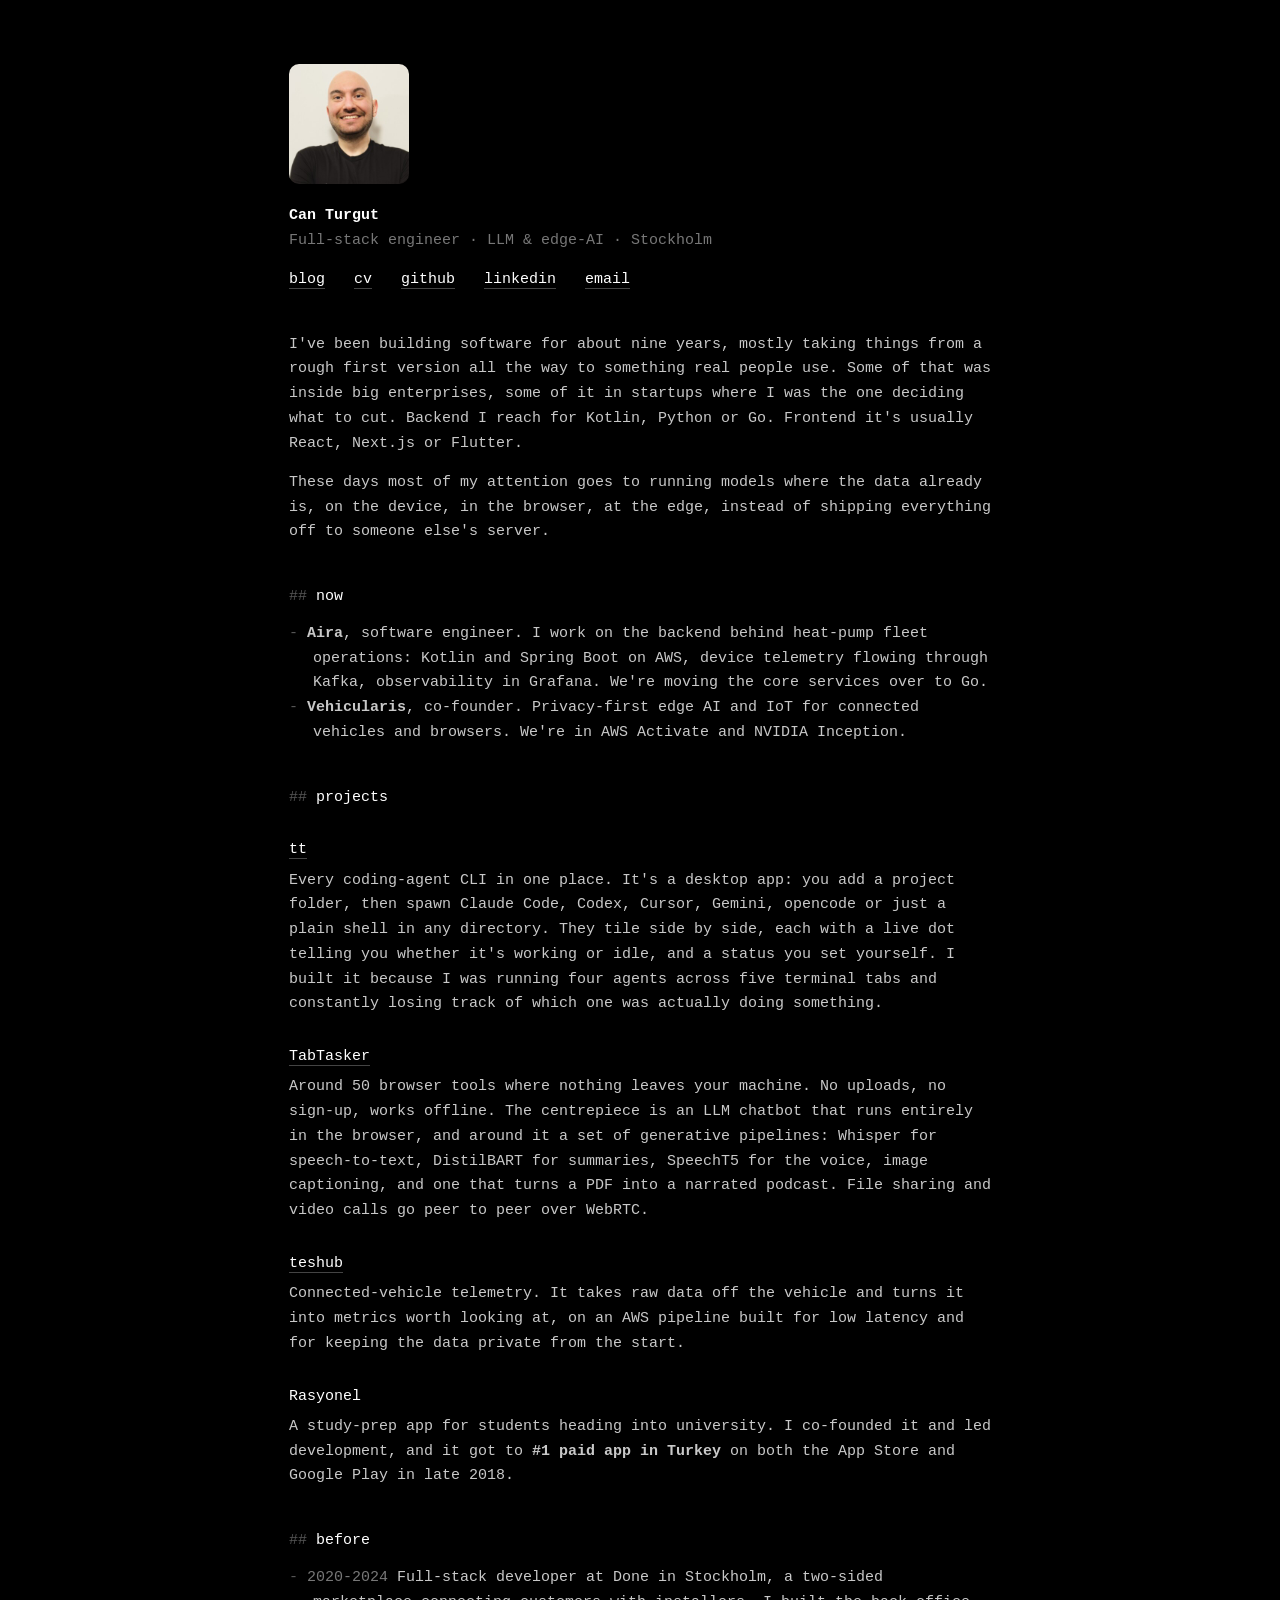
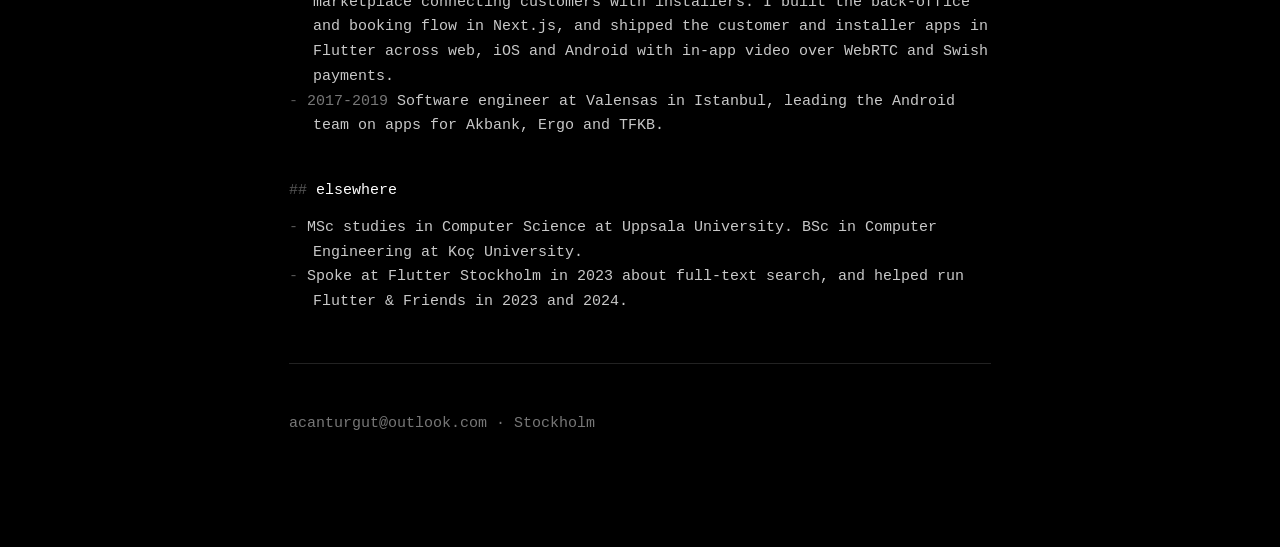
<file: index.html>
<!doctype html>
<html lang="en">
<head>
<meta charset="utf-8">
<meta name="viewport" content="width=device-width, initial-scale=1">
<title>Can Turgut</title>
<meta name="description" content="Full-stack engineer in Stockholm. LLM and edge-AI products, prototype to production.">
<link rel="stylesheet" href="style.css">
</head>
<body>

<img class="me" src="me.jpg" alt="Can Turgut">

<h1>Can Turgut</h1>
<p class="dim">Full-stack engineer &middot; LLM &amp; edge-AI &middot; Stockholm</p>

<nav>
  <a href="blog.html">blog</a>
  <a href="cv.pdf" target="_blank" rel="noopener">cv</a>
  <a href="https://github.com/acanturgut" target="_blank" rel="noopener">github</a>
  <a href="https://linkedin.com/in/a-can-turgut" target="_blank" rel="noopener">linkedin</a>
  <a href="mailto:acanturgut@outlook.com">email</a>
</nav>

<p>
I've been building software for about nine years, mostly taking things from a
rough first version all the way to something real people use. Some of that was
inside big enterprises, some of it in startups where I was the one deciding what
to cut. Backend I reach for Kotlin, Python or Go. Frontend it's usually React,
Next.js or Flutter.
</p>
<p>
These days most of my attention goes to running models where the data already
is, on the device, in the browser, at the edge, instead of shipping everything
off to someone else's server.
</p>

<h2>now</h2>
<ul>
  <li><strong>Aira</strong>, software engineer. I work on the backend behind
      heat-pump fleet operations: Kotlin and Spring Boot on AWS, device telemetry
      flowing through Kafka, observability in Grafana. We're moving the core
      services over to Go.</li>
  <li><strong>Vehicularis</strong>, co-founder. Privacy-first edge AI and IoT for
      connected vehicles and browsers. We're in AWS Activate and NVIDIA Inception.</li>
</ul>

<h2>projects</h2>

<h3><a href="https://github.com/acanturgut/tt" target="_blank" rel="noopener">tt</a></h3>
<p>
Every coding-agent CLI in one place. It's a desktop app: you add a project
folder, then spawn Claude Code, Codex, Cursor, Gemini, opencode or just a plain
shell in any directory. They tile side by side, each with a live dot telling you
whether it's working or idle, and a status you set yourself. I built it because
I was running four agents across five terminal tabs and constantly losing track
of which one was actually doing something.
</p>

<h3><a href="https://tabtasker.com" target="_blank" rel="noopener">TabTasker</a></h3>
<p>
Around 50 browser tools where nothing leaves your machine. No uploads, no
sign-up, works offline. The centrepiece is an LLM chatbot that runs entirely in
the browser, and around it a set of generative pipelines: Whisper for
speech-to-text, DistilBART for summaries, SpeechT5 for the voice, image
captioning, and one that turns a PDF into a narrated podcast. File sharing and
video calls go peer to peer over WebRTC.
</p>

<h3><a href="https://teshub.app" target="_blank" rel="noopener">teshub</a></h3>
<p>
Connected-vehicle telemetry. It takes raw data off the vehicle and turns it into
metrics worth looking at, on an AWS pipeline built for low latency and for
keeping the data private from the start.
</p>

<h3>Rasyonel</h3>
<p>
A study-prep app for students heading into university. I co-founded it and led
development, and it got to <strong>#1 paid app in Turkey</strong> on both the
App Store and Google Play in late 2018.
</p>

<h2>before</h2>
<ul>
  <li><span class="dim">2020-2024</span> Full-stack developer at Done in
      Stockholm, a two-sided marketplace connecting customers with installers. I
      built the back-office and booking flow in Next.js, and shipped the customer
      and installer apps in Flutter across web, iOS and Android with in-app video
      over WebRTC and Swish payments.</li>
  <li><span class="dim">2017-2019</span> Software engineer at Valensas in
      Istanbul, leading the Android team on apps for Akbank, Ergo and TFKB.</li>
</ul>

<h2>elsewhere</h2>
<ul>
  <li>MSc studies in Computer Science at Uppsala University. BSc in Computer
      Engineering at Ko&ccedil; University.</li>
  <li>Spoke at Flutter Stockholm in 2023 about full-text search, and helped run
      Flutter &amp; Friends in 2023 and 2024.</li>
</ul>

<hr>

<p class="dim">acanturgut@outlook.com &middot; Stockholm</p>

</body>
</html>
</file>
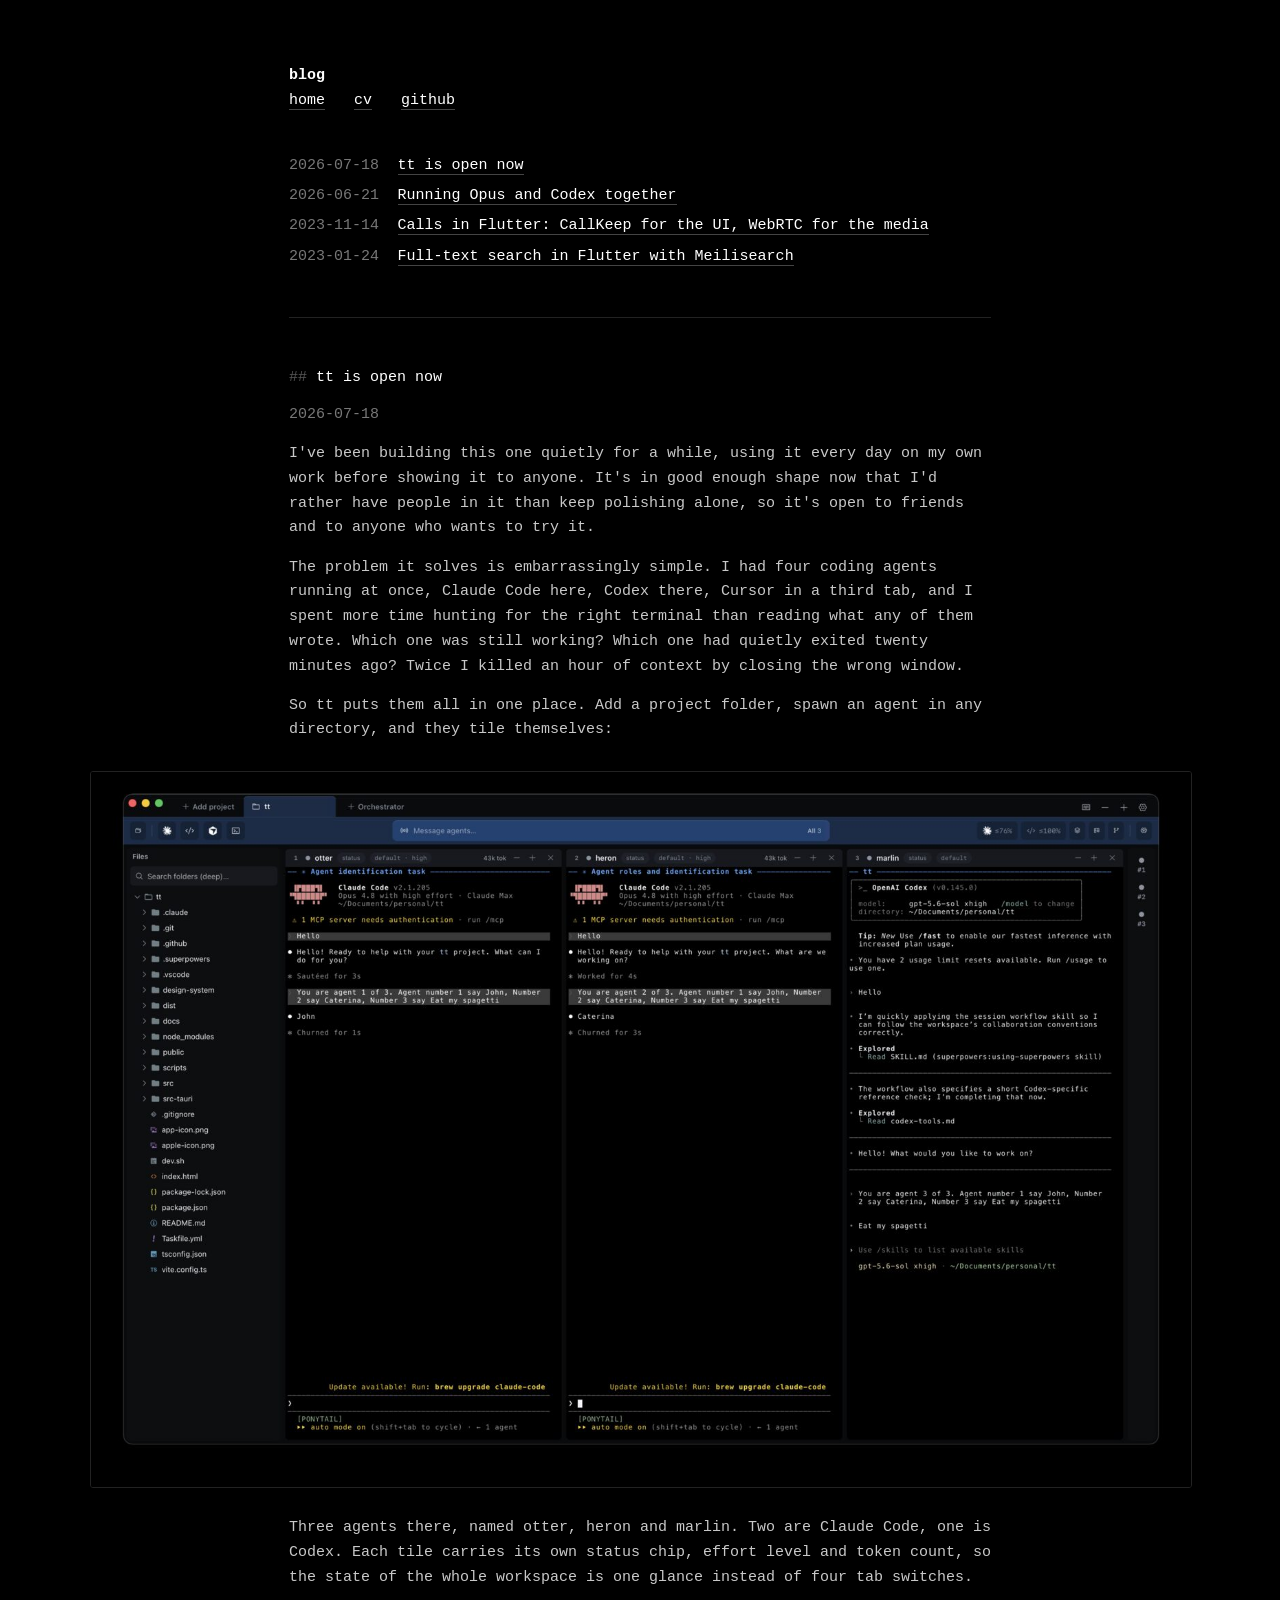
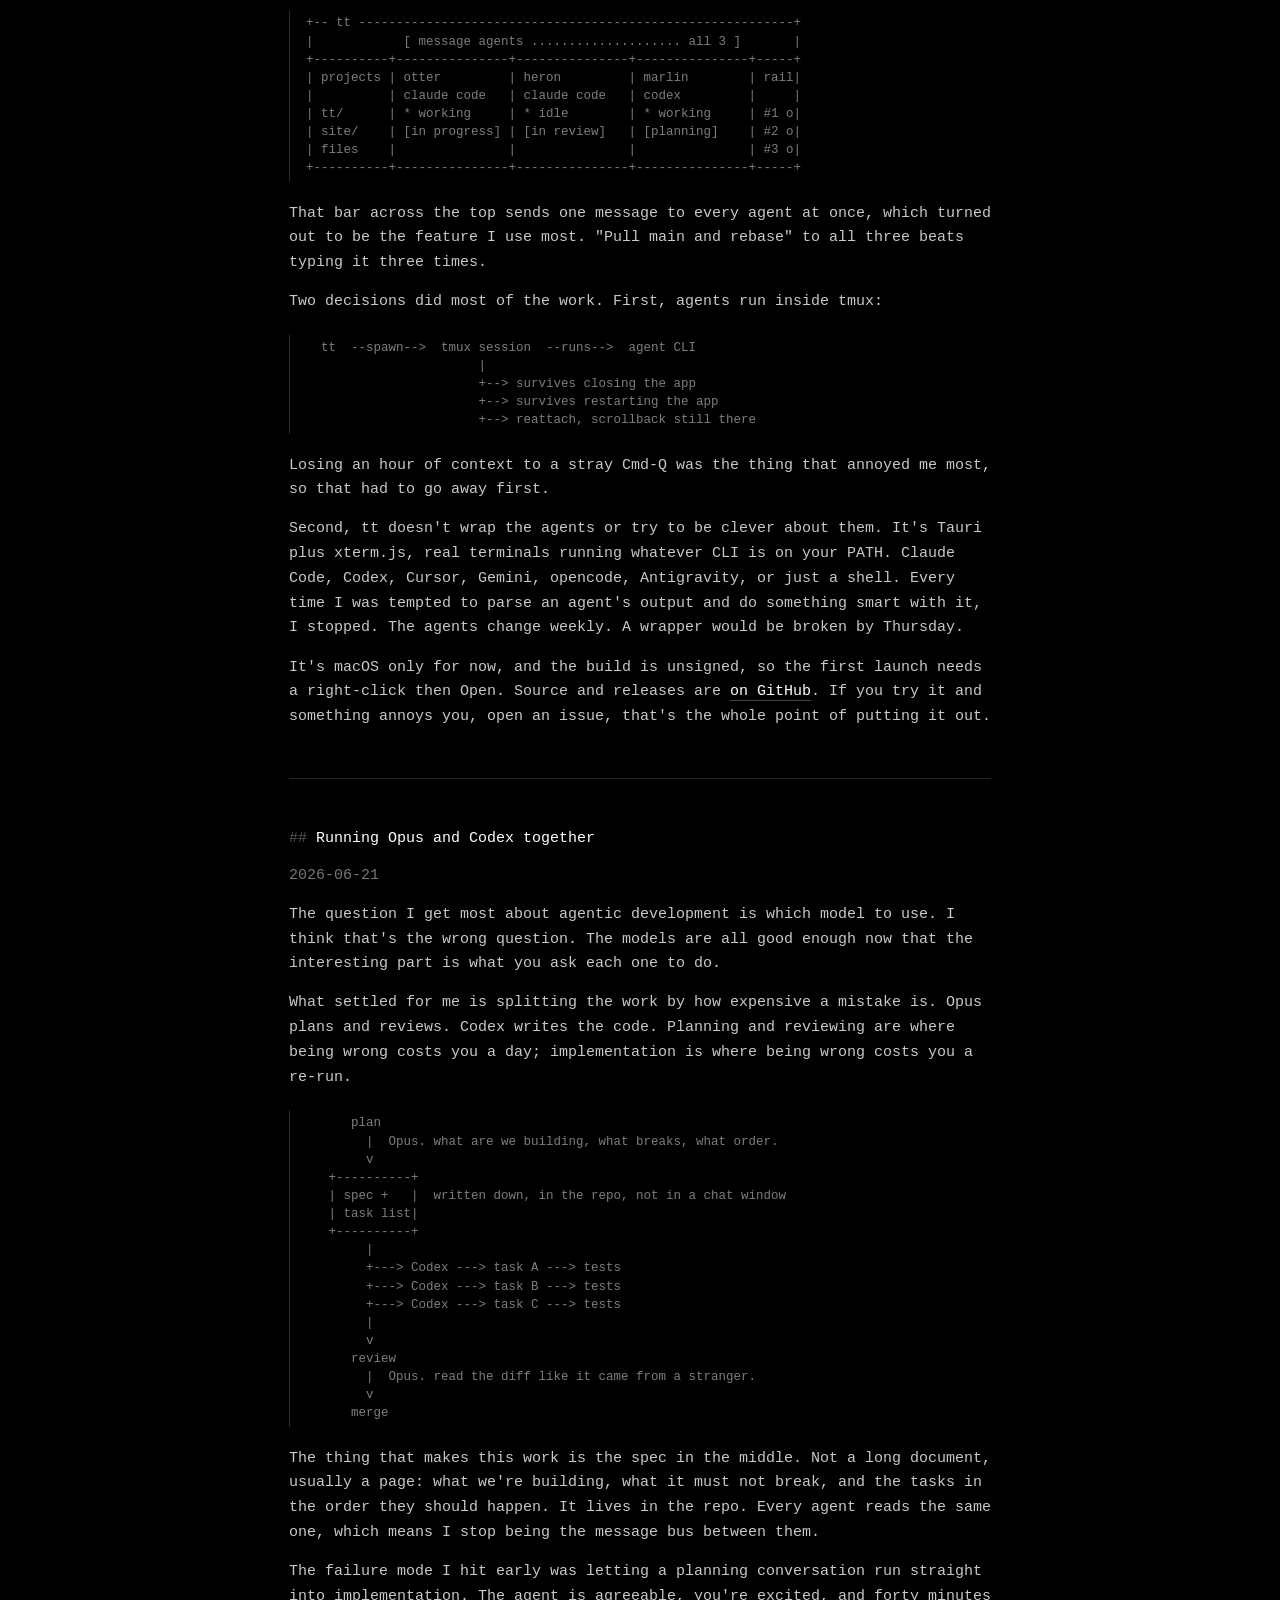
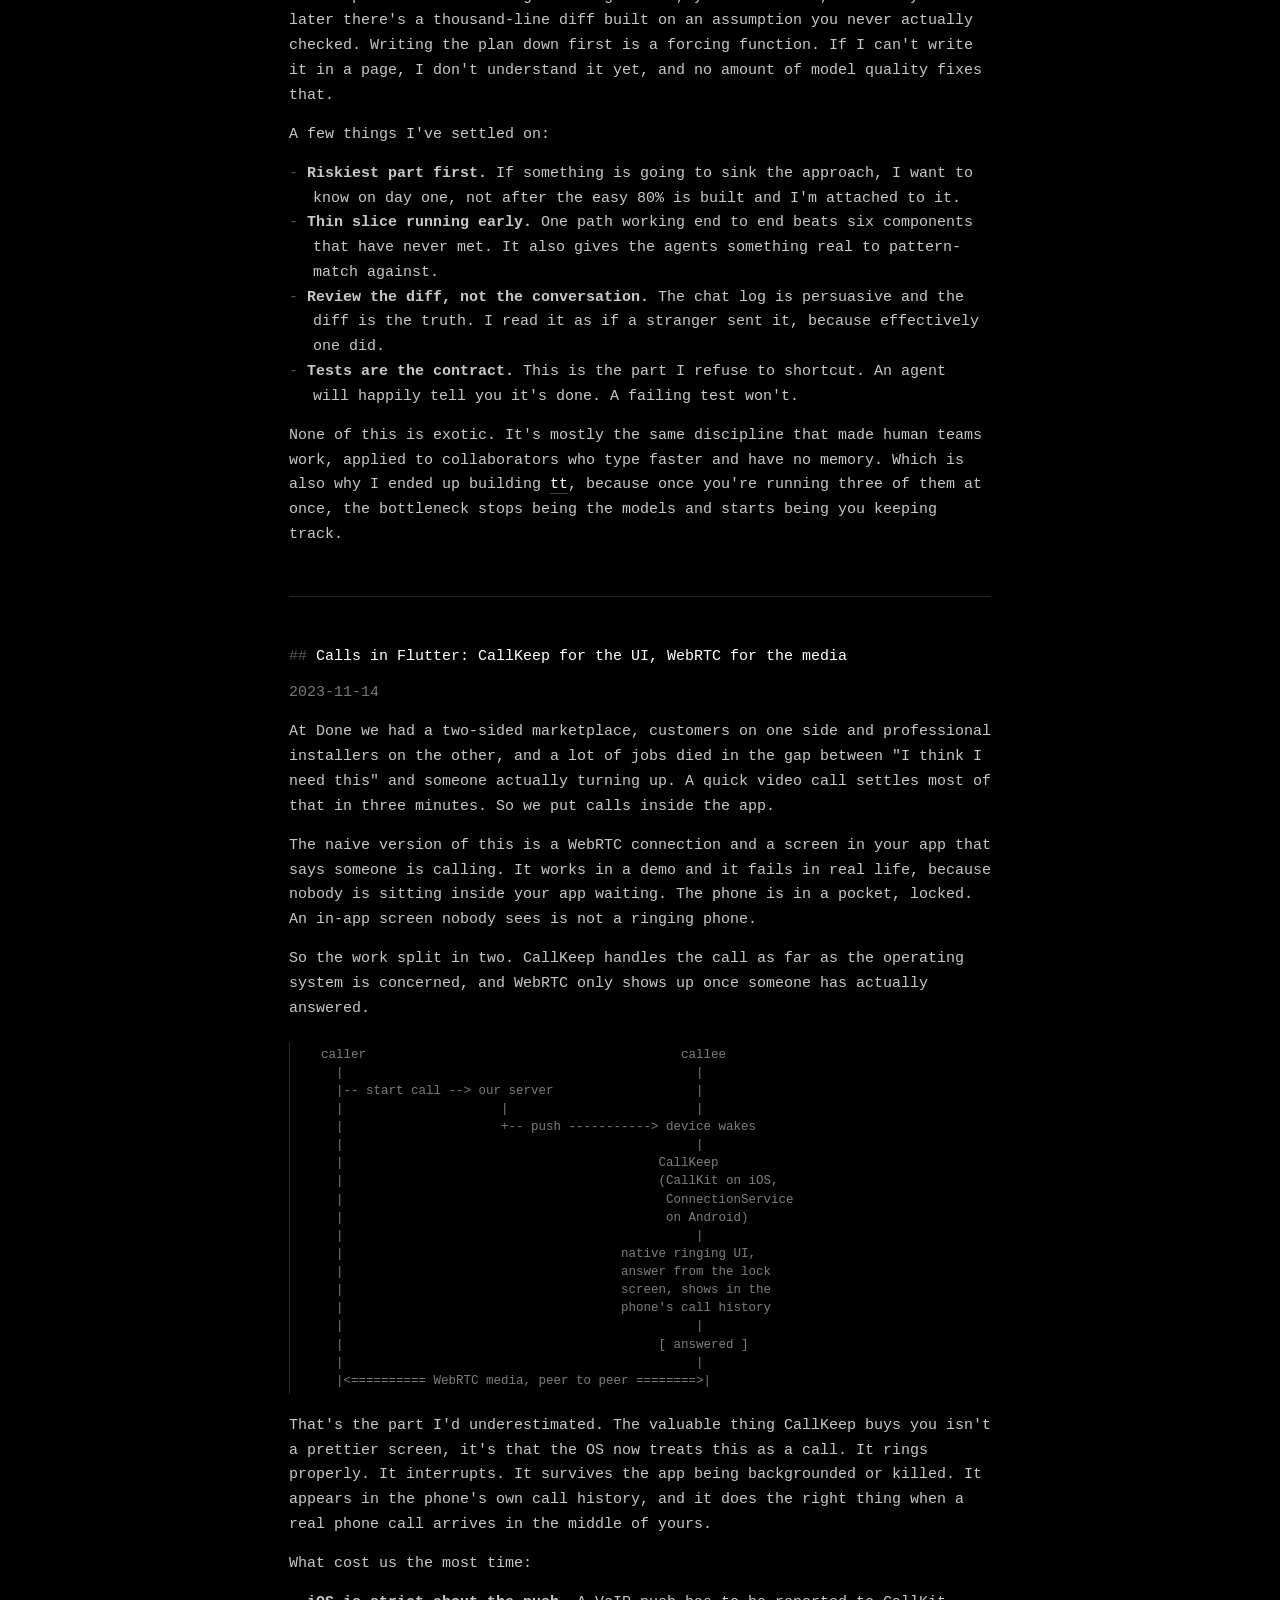
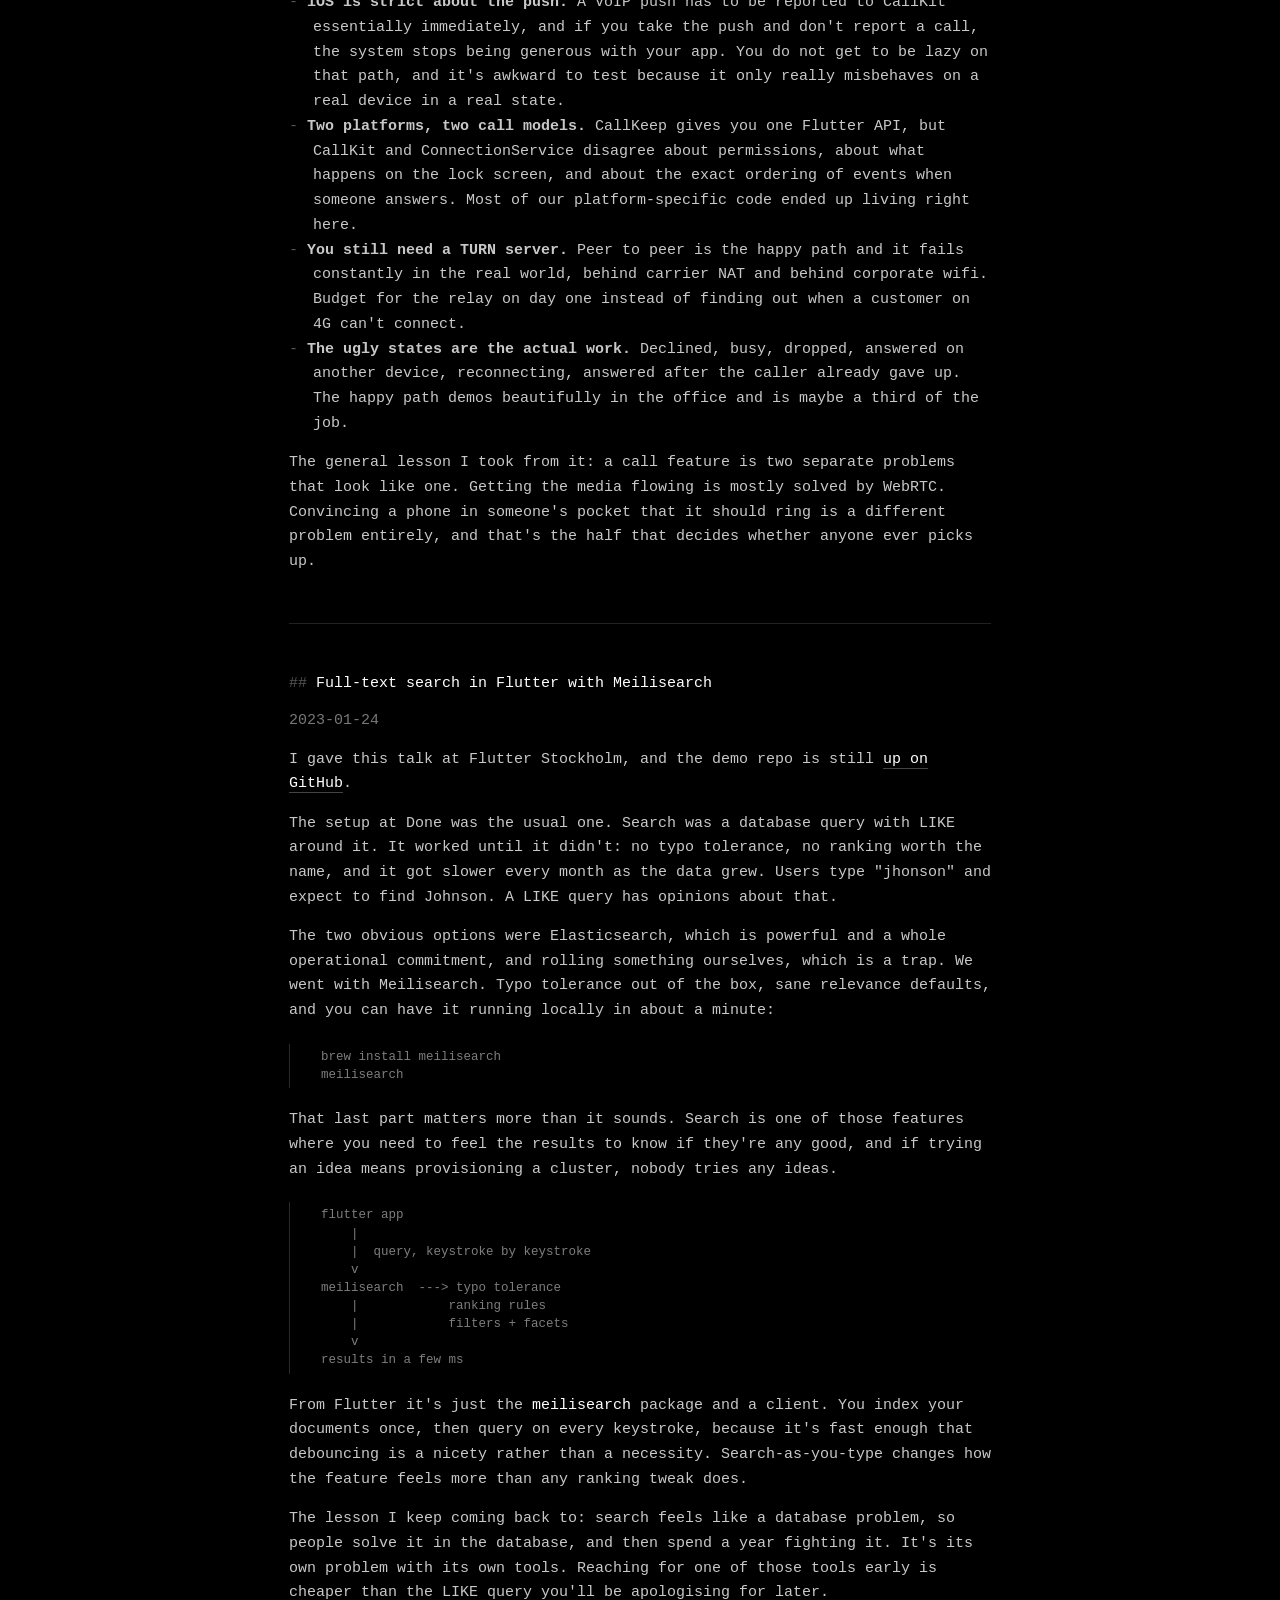
<file: blog.html>
<!doctype html>
<html lang="en">
<head>
<meta charset="utf-8">
<meta name="viewport" content="width=device-width, initial-scale=1">
<title>Blog &middot; Can Turgut</title>
<link rel="stylesheet" href="style.css">
</head>
<body>

<h1>blog</h1>

<nav>
  <a href="index.html">home</a>
  <a href="cv.pdf" target="_blank" rel="noopener">cv</a>
  <a href="https://github.com/acanturgut" target="_blank" rel="noopener">github</a>
</nav>

<!-- ponytail: posts inline, newest first. Split into per-post files when one
     needs its own URL or the page gets long. -->

<ul class="toc">
  <li><span class="dim">2026-07-18</span> <a href="#tt">tt is open now</a></li>
  <li><span class="dim">2026-06-21</span> <a href="#agents">Running Opus and Codex together</a></li>
  <li><span class="dim">2023-11-14</span> <a href="#webrtc">Calls in Flutter: CallKeep for the UI, WebRTC for the media</a></li>
  <li><span class="dim">2023-01-24</span> <a href="#meilisearch">Full-text search in Flutter with Meilisearch</a></li>
</ul>

<hr>

<h2 id="tt">tt is open now</h2>
<p class="dim">2026-07-18</p>
<p>
I've been building this one quietly for a while, using it every day on my own
work before showing it to anyone. It's in good enough shape now that I'd rather
have people in it than keep polishing alone, so it's open to friends and to
anyone who wants to try it.
</p>
<p>
The problem it solves is embarrassingly simple. I had four coding agents running
at once, Claude Code here, Codex there, Cursor in a third tab, and I spent more
time hunting for the right terminal than reading what any of them wrote. Which
one was still working? Which one had quietly exited twenty minutes ago? Twice I
killed an hour of context by closing the wrong window.
</p>
<p>
So tt puts them all in one place. Add a project folder, spawn an agent in any
directory, and they tile themselves:
</p>
<img class="shot" src="tt.jpg" alt="tt with three agents tiled side by side: two Claude Code sessions and one Codex session">
<p>
Three agents there, named otter, heron and marlin. Two are Claude Code, one is
Codex. Each tile carries its own status chip, effort level and token count, so
the state of the whole workspace is one glance instead of four tab switches.
</p>
<pre>
+-- tt ----------------------------------------------------------+
|            [ message agents .................... all 3 ]       |
+----------+---------------+---------------+---------------+-----+
| projects | otter         | heron         | marlin        | rail|
|          | claude code   | claude code   | codex         |     |
| tt/      | * working     | * idle        | * working     | #1 o|
| site/    | [in progress] | [in review]   | [planning]    | #2 o|
| files    |               |               |               | #3 o|
+----------+---------------+---------------+---------------+-----+
</pre>
<p>
That bar across the top sends one message to every agent at once, which turned
out to be the feature I use most. "Pull main and rebase" to all three beats
typing it three times.
</p>
<p>
Two decisions did most of the work. First, agents run inside tmux:
</p>
<pre>
  tt  --spawn-->  tmux session  --runs-->  agent CLI
                       |
                       +--> survives closing the app
                       +--> survives restarting the app
                       +--> reattach, scrollback still there
</pre>
<p>
Losing an hour of context to a stray Cmd-Q was the thing that annoyed me most,
so that had to go away first.
</p>
<p>
Second, tt doesn't wrap the agents or try to be clever about them. It's Tauri
plus xterm.js, real terminals running whatever CLI is on your PATH. Claude Code,
Codex, Cursor, Gemini, opencode, Antigravity, or just a shell. Every time I was
tempted to parse an agent's output and do something smart with it, I stopped.
The agents change weekly. A wrapper would be broken by Thursday.
</p>
<p>
It's macOS only for now, and the build is unsigned, so the first launch needs a
right-click then Open. Source and releases are
<a href="https://github.com/acanturgut/tt" target="_blank" rel="noopener">on GitHub</a>. If you try it and
something annoys you, open an issue, that's the whole point of putting it out.
</p>

<hr>

<h2 id="agents">Running Opus and Codex together</h2>
<p class="dim">2026-06-21</p>
<p>
The question I get most about agentic development is which model to use. I think
that's the wrong question. The models are all good enough now that the
interesting part is what you ask each one to do.
</p>
<p>
What settled for me is splitting the work by how expensive a mistake is. Opus
plans and reviews. Codex writes the code. Planning and reviewing are where being
wrong costs you a day; implementation is where being wrong costs you a re-run.
</p>
<pre>
      plan
        |  Opus. what are we building, what breaks, what order.
        v
   +----------+
   | spec +   |  written down, in the repo, not in a chat window
   | task list|
   +----------+
        |
        +---> Codex ---> task A ---> tests
        +---> Codex ---> task B ---> tests
        +---> Codex ---> task C ---> tests
        |
        v
      review
        |  Opus. read the diff like it came from a stranger.
        v
      merge
</pre>
<p>
The thing that makes this work is the spec in the middle. Not a long document,
usually a page: what we're building, what it must not break, and the tasks in
the order they should happen. It lives in the repo. Every agent reads the same
one, which means I stop being the message bus between them.
</p>
<p>
The failure mode I hit early was letting a planning conversation run straight
into implementation. The agent is agreeable, you're excited, and forty minutes
later there's a thousand-line diff built on an assumption you never actually
checked. Writing the plan down first is a forcing function. If I can't write it
in a page, I don't understand it yet, and no amount of model quality fixes that.
</p>
<p>
A few things I've settled on:
</p>
<ul>
  <li><strong>Riskiest part first.</strong> If something is going to sink the
      approach, I want to know on day one, not after the easy 80% is built and
      I'm attached to it.</li>
  <li><strong>Thin slice running early.</strong> One path working end to end
      beats six components that have never met. It also gives the agents
      something real to pattern-match against.</li>
  <li><strong>Review the diff, not the conversation.</strong> The chat log is
      persuasive and the diff is the truth. I read it as if a stranger sent it,
      because effectively one did.</li>
  <li><strong>Tests are the contract.</strong> This is the part I refuse to
      shortcut. An agent will happily tell you it's done. A failing test won't.</li>
</ul>
<p>
None of this is exotic. It's mostly the same discipline that made human teams
work, applied to collaborators who type faster and have no memory. Which is also
why I ended up building <a href="#tt">tt</a>, because once you're running three
of them at once, the bottleneck stops being the models and starts being you
keeping track.
</p>

<hr>

<h2 id="webrtc">Calls in Flutter: CallKeep for the UI, WebRTC for the media</h2>
<p class="dim">2023-11-14</p>
<p>
At Done we had a two-sided marketplace, customers on one side and professional
installers on the other, and a lot of jobs died in the gap between "I think I
need this" and someone actually turning up. A quick video call settles most of
that in three minutes. So we put calls inside the app.
</p>
<p>
The naive version of this is a WebRTC connection and a screen in your app that
says someone is calling. It works in a demo and it fails in real life, because
nobody is sitting inside your app waiting. The phone is in a pocket, locked. An
in-app screen nobody sees is not a ringing phone.
</p>
<p>
So the work split in two. CallKeep handles the call as far as the operating
system is concerned, and WebRTC only shows up once someone has actually
answered.
</p>
<pre>
  caller                                          callee
    |                                               |
    |-- start call --> our server                   |
    |                     |                         |
    |                     +-- push -----------> device wakes
    |                                               |
    |                                          CallKeep
    |                                          (CallKit on iOS,
    |                                           ConnectionService
    |                                           on Android)
    |                                               |
    |                                     native ringing UI,
    |                                     answer from the lock
    |                                     screen, shows in the
    |                                     phone's call history
    |                                               |
    |                                          [ answered ]
    |                                               |
    |<========== WebRTC media, peer to peer ========>|
</pre>
<p>
That's the part I'd underestimated. The valuable thing CallKeep buys you isn't a
prettier screen, it's that the OS now treats this as a call. It rings properly.
It interrupts. It survives the app being backgrounded or killed. It appears in
the phone's own call history, and it does the right thing when a real phone call
arrives in the middle of yours.
</p>
<p>
What cost us the most time:
</p>
<ul>
  <li><strong>iOS is strict about the push.</strong> A VoIP push has to be
      reported to CallKit essentially immediately, and if you take the push and
      don't report a call, the system stops being generous with your app. You do
      not get to be lazy on that path, and it's awkward to test because it only
      really misbehaves on a real device in a real state.</li>
  <li><strong>Two platforms, two call models.</strong> CallKeep gives you one
      Flutter API, but CallKit and ConnectionService disagree about permissions,
      about what happens on the lock screen, and about the exact ordering of
      events when someone answers. Most of our platform-specific code ended up
      living right here.</li>
  <li><strong>You still need a TURN server.</strong> Peer to peer is the happy
      path and it fails constantly in the real world, behind carrier NAT and
      behind corporate wifi. Budget for the relay on day one instead of finding
      out when a customer on 4G can't connect.</li>
  <li><strong>The ugly states are the actual work.</strong> Declined, busy,
      dropped, answered on another device, reconnecting, answered after the
      caller already gave up. The happy path demos beautifully in the office and
      is maybe a third of the job.</li>
</ul>
<p>
The general lesson I took from it: a call feature is two separate problems that
look like one. Getting the media flowing is mostly solved by WebRTC. Convincing
a phone in someone's pocket that it should ring is a different problem entirely,
and that's the half that decides whether anyone ever picks up.
</p>

<hr>

<h2 id="meilisearch">Full-text search in Flutter with Meilisearch</h2>
<p class="dim">2023-01-24</p>
<p>
I gave this talk at Flutter Stockholm, and the demo repo is still
<a href="https://github.com/acanturgut/done-flutter-full-text-search-with-meilisearch" target="_blank" rel="noopener">up
on GitHub</a>.
</p>
<p>
The setup at Done was the usual one. Search was a database query with LIKE
around it. It worked until it didn't: no typo tolerance, no ranking worth the
name, and it got slower every month as the data grew. Users type "jhonson" and
expect to find Johnson. A LIKE query has opinions about that.
</p>
<p>
The two obvious options were Elasticsearch, which is powerful and a whole
operational commitment, and rolling something ourselves, which is a trap. We
went with Meilisearch. Typo tolerance out of the box, sane relevance defaults,
and you can have it running locally in about a minute:
</p>
<pre>
  brew install meilisearch
  meilisearch
</pre>
<p>
That last part matters more than it sounds. Search is one of those features
where you need to feel the results to know if they're any good, and if trying an
idea means provisioning a cluster, nobody tries any ideas.
</p>
<pre>
  flutter app
      |
      |  query, keystroke by keystroke
      v
  meilisearch  ---> typo tolerance
      |            ranking rules
      |            filters + facets
      v
  results in a few ms
</pre>
<p>
From Flutter it's just the <code>meilisearch</code> package and a client. You
index your documents once, then query on every keystroke, because it's fast
enough that debouncing is a nicety rather than a necessity. Search-as-you-type
changes how the feature feels more than any ranking tweak does.
</p>
<p>
The lesson I keep coming back to: search feels like a database problem, so
people solve it in the database, and then spend a year fighting it. It's its own
problem with its own tools. Reaching for one of those tools early is cheaper
than the LIKE query you'll be apologising for later.
</p>

</body>
</html>
</file>
<file: style.css>
html { color-scheme: dark; }

body {
  background: #000;
  color: #c8c8c8;
  font: 15px/1.65 ui-monospace, SFMono-Regular, Menlo, Consolas, monospace;
  max-width: 78ch;
  margin: 0 auto;
  padding: 4rem 1.25rem 6rem;
}

img.me {
  width: 120px;
  display: block;
  border-radius: 10px;
  margin: 0 0 1.25rem;
}

h1 { font-size: 15px; color: #fff; margin: 0; }
h2 { font-size: 15px; color: #fff; margin: 2.5rem 0 0.75rem; font-weight: normal; }
h2::before { content: "## "; color: #555; }
h3 { font-size: 15px; color: #fff; margin: 1.75rem 0 0.35rem; font-weight: normal; }

p, ul { margin: 0 0 0.9rem; }
ul { list-style: none; padding: 0; }
li { padding-left: 1.5rem; text-indent: -1.5rem; }
li::before { content: "- "; color: #555; }

a { color: #fff; text-decoration: none; border-bottom: 1px solid #444; }
a:hover { border-bottom-color: #fff; }

.dim { color: #777; }

nav { margin-bottom: 2.5rem; }
nav a { margin-right: 1.25rem; }

hr { border: 0; border-top: 1px solid #222; margin: 3rem 0; }

pre {
  color: #7d7d7d;
  border-left: 1px solid #2a2a2a;
  padding: 0.25rem 0 0.25rem 1rem;
  margin: 1.25rem 0;
  overflow-x: auto;
  font-size: 12.5px;
  line-height: 1.45;
}

code { color: #fff; }

ul.toc li { padding-left: 0; text-indent: 0; margin-bottom: 0.35rem; }
ul.toc li::before { content: none; }
ul.toc .dim { margin-right: 0.6rem; }

/* screenshots break out wider than the text column */
img.shot {
  display: block;
  width: min(94vw, 1100px);
  margin: 1.75rem 0 1.75rem calc((100% - min(94vw, 1100px)) / 2);
  border: 1px solid #222;
  border-radius: 3px;
}

/* ponytail: single stylesheet for both pages; split when a third page needs
   something different. */
</file>
